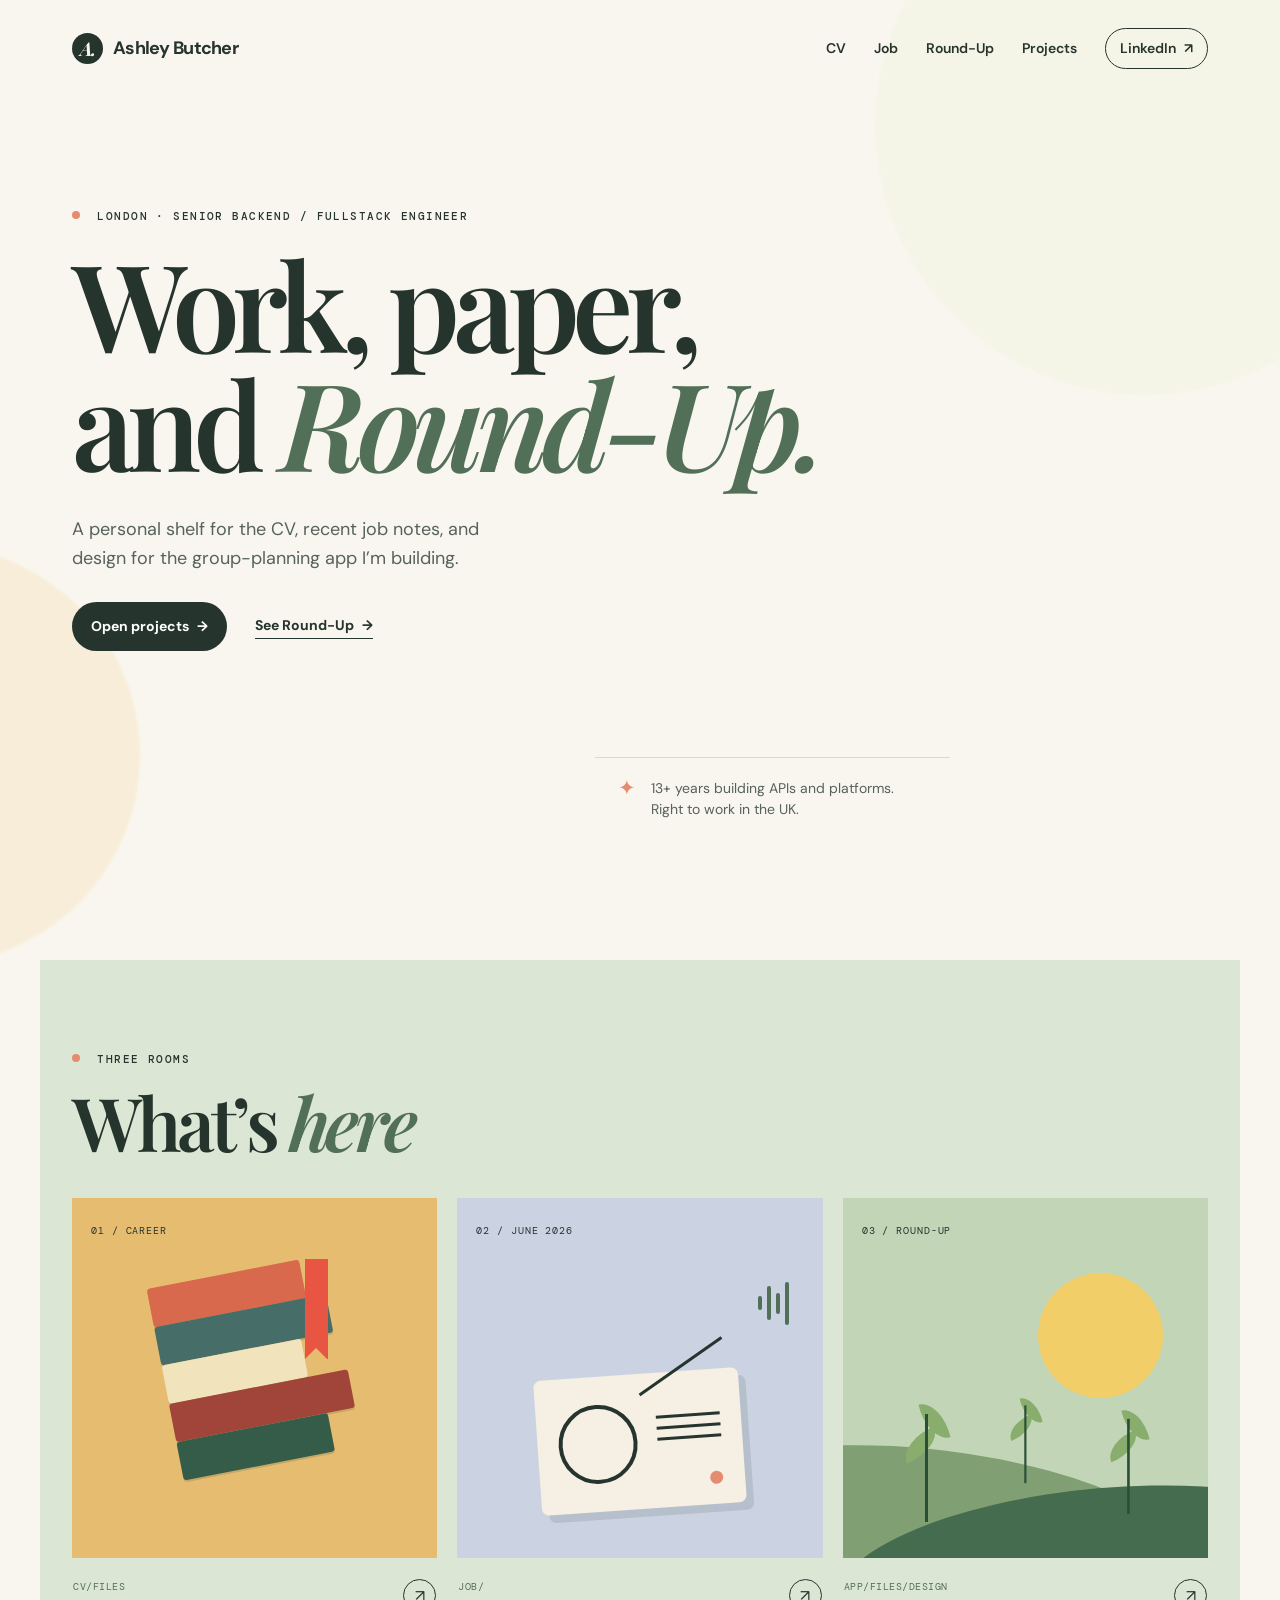
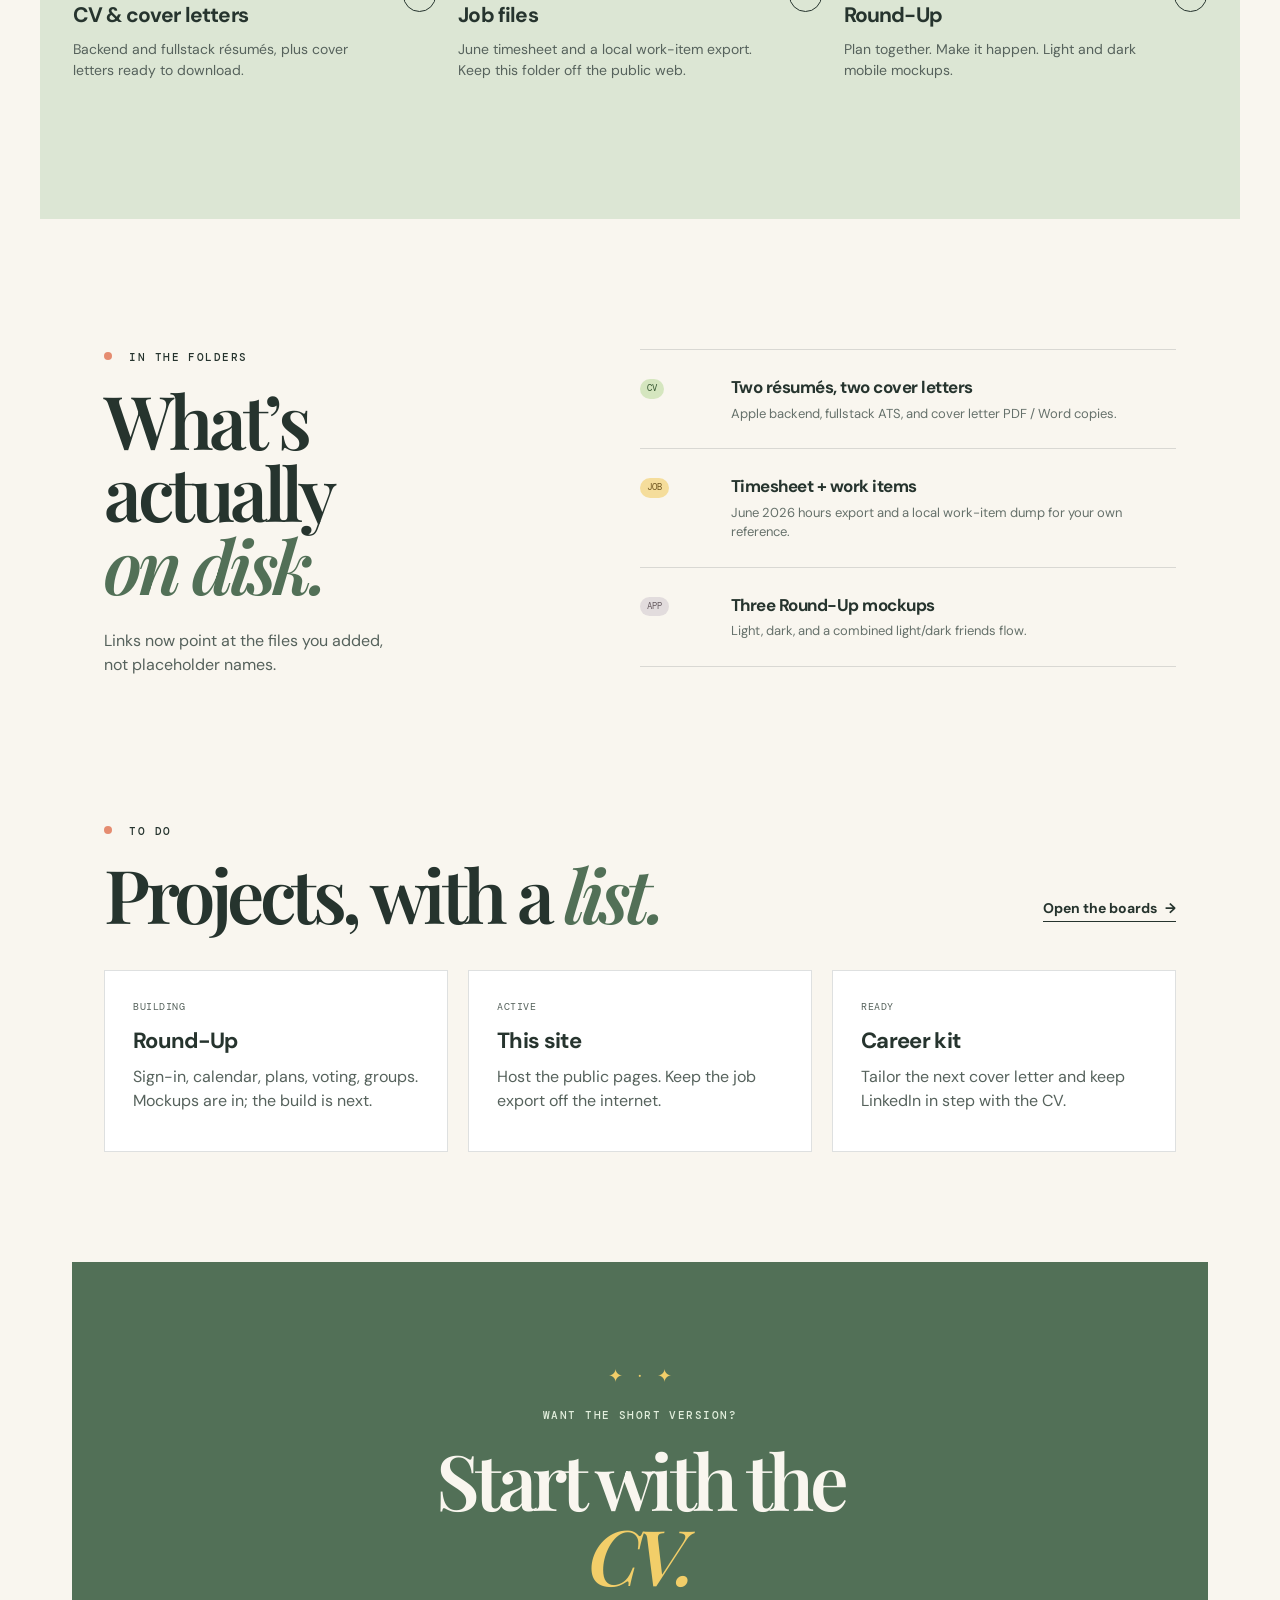
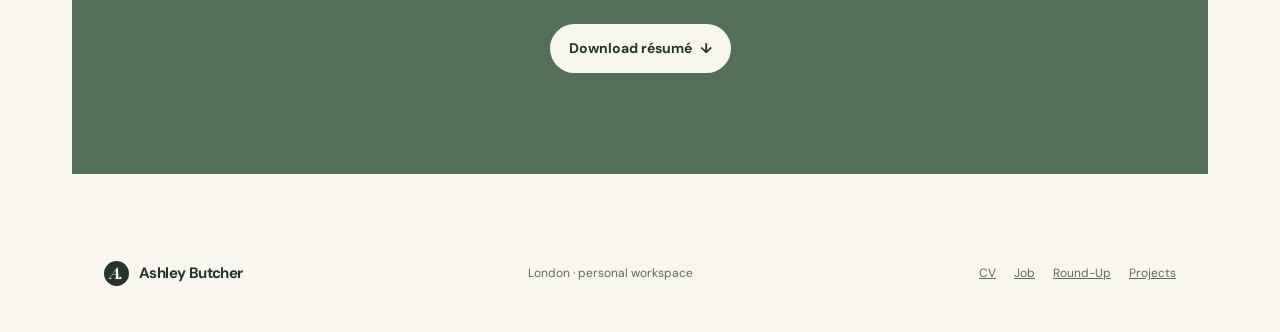
<file: index.html>
<!doctype html>
<html lang="en">
  <head>
    <meta charset="UTF-8" />
    <meta name="viewport" content="width=device-width, initial-scale=1.0" />
    <meta name="description" content="Ashley Butcher — CV, job notes, and Round-Up app materials." />
    <title>Ashley Butcher — CV, work, and Round-Up</title>
    <link
      rel="icon"
      href="data:image/svg+xml,%3Csvg xmlns='http://www.w3.org/2000/svg' viewBox='0 0 64 64'%3E%3Ccircle cx='32' cy='32' r='32' fill='%2326342e'/%3E%3Ctext x='32' y='43' text-anchor='middle' font-size='38' font-family='serif' font-style='italic' fill='%23f9f6ef'%3EA%3C/text%3E%3C/svg%3E"
    />
    <link rel="preconnect" href="https://fonts.googleapis.com" />
    <link rel="preconnect" href="https://fonts.gstatic.com" crossorigin />
    <link
      href="https://fonts.googleapis.com/css2?family=DM+Mono:wght@400;500&family=DM+Sans:opsz,wght@9..40,400;9..40,500;9..40,600;9..40,700&family=Playfair+Display:ital,wght@0,600;0,700;1,600&display=swap"
      rel="stylesheet"
    />
    <link rel="stylesheet" href="styles.css" />
  </head>
  <body>
    <div class="page-glow glow-one"></div>
    <div class="page-glow glow-two"></div>

    <header class="site-header">
      <a class="brand" href="index.html" aria-label="Home">
        <span class="brand-mark">A.</span>
        <span>Ashley Butcher</span>
      </a>
      <nav aria-label="Main navigation">
        <a href="cv/">CV</a>
        <a href="job/">Job</a>
        <a href="app/">Round-Up</a>
        <a href="projects/">Projects</a>
        <a class="nav-button" href="https://www.linkedin.com/in/ashleybutcher989">LinkedIn <span>↗</span></a>
      </nav>
    </header>

    <main>
      <section class="hero" id="about">
        <p class="eyebrow"><span></span> London · Senior backend / fullstack engineer</p>
        <h1>Work, paper,<br />and <em>Round-Up.</em></h1>
        <p class="hero-copy">
          A personal shelf for the CV, recent job notes, and design for the
          group-planning app I’m building.
        </p>
        <div class="hero-actions">
          <a class="button button-primary" href="projects/">Open projects <span>→</span></a>
          <a class="text-link" href="app/">See Round-Up <span>→</span></a>
        </div>

        <div class="hero-note">
          <div class="mini-sun" aria-hidden="true">✦</div>
          <p>13+ years building APIs and platforms.<br />Right to work in the UK.</p>
        </div>
      </section>

      <section class="featured-work" id="spaces" aria-labelledby="spaces-title">
        <div class="section-heading">
          <div>
            <p class="eyebrow"><span></span> Three rooms</p>
            <h2 id="spaces-title">What’s <em>here</em></h2>
          </div>
        </div>

        <div class="project-grid">
          <article class="project-card">
            <a class="space-link" href="cv/">
              <div class="project-art art-library">
                <span class="art-label">01 / Career</span>
                <div class="book-stack">
                  <span></span><span></span><span></span><span></span><span></span>
                </div>
                <div class="bookmark"></div>
              </div>
              <div class="project-info">
                <div>
                  <p class="project-type">cv/files</p>
                  <h3>CV &amp; cover letters</h3>
                  <p>Backend and fullstack résumés, plus cover letters ready to download.</p>
                </div>
                <span class="circle-link" aria-hidden="true">↗</span>
              </div>
            </a>
          </article>

          <article class="project-card">
            <a class="space-link" href="job/">
              <div class="project-art art-radio">
                <span class="art-label">02 / June 2026</span>
                <div class="radio">
                  <div class="radio-dial"></div>
                  <div class="radio-lines"><i></i><i></i><i></i></div>
                  <div class="radio-knob"></div>
                </div>
                <div class="music-lines"><i></i><i></i><i></i><i></i></div>
              </div>
              <div class="project-info">
                <div>
                  <p class="project-type">job/</p>
                  <h3>Job files</h3>
                  <p>June timesheet and a local work-item export. Keep this folder off the public web.</p>
                </div>
                <span class="circle-link" aria-hidden="true">↗</span>
              </div>
            </a>
          </article>

          <article class="project-card">
            <a class="space-link" href="app/">
              <div class="project-art art-garden">
                <span class="art-label">03 / Round-Up</span>
                <div class="sun"></div>
                <div class="hill hill-back"></div>
                <div class="hill hill-front"></div>
                <div class="plant plant-one"><i></i><i></i><b></b></div>
                <div class="plant plant-two"><i></i><i></i><b></b></div>
                <div class="plant plant-three"><i></i><i></i><b></b></div>
              </div>
              <div class="project-info">
                <div>
                  <p class="project-type">app/files/design</p>
                  <h3>Round-Up</h3>
                  <p>Plan together. Make it happen. Light and dark mobile mockups.</p>
                </div>
                <span class="circle-link" aria-hidden="true">↗</span>
              </div>
            </a>
          </article>
        </div>
      </section>

      <section class="now-section" id="how">
        <div class="now-intro">
          <p class="eyebrow"><span></span> In the folders</p>
          <h2>What’s actually<br /><em>on disk.</em></h2>
          <p>Links now point at the files you added, not placeholder names.</p>
        </div>
        <div class="now-list">
          <article class="now-item">
            <span class="status status-active">cv</span>
            <div>
              <h3>Two résumés, two cover letters</h3>
              <p>Apple backend, fullstack ATS, and cover letter PDF / Word copies.</p>
            </div>
          </article>
          <article class="now-item">
            <span class="status status-note">job</span>
            <div>
              <h3>Timesheet + work items</h3>
              <p>June 2026 hours export and a local work-item dump for your own reference.</p>
            </div>
          </article>
          <article class="now-item">
            <span class="status status-rest">app</span>
            <div>
              <h3>Three Round-Up mockups</h3>
              <p>Light, dark, and a combined light/dark friends flow.</p>
            </div>
          </article>
        </div>
      </section>

      <section class="home-todos" id="projects">
        <div class="section-heading">
          <div>
            <p class="eyebrow"><span></span> To do</p>
            <h2>Projects, with a <em>list.</em></h2>
          </div>
          <a class="text-link all-projects" href="projects/">Open the boards <span>→</span></a>
        </div>
        <div class="file-board">
          <a class="file-card" href="projects/#roundup">
            <p class="project-type">Building</p>
            <h3>Round-Up</h3>
            <p>Sign-in, calendar, plans, voting, groups. Mockups are in; the build is next.</p>
          </a>
          <a class="file-card" href="projects/#site">
            <p class="project-type">Active</p>
            <h3>This site</h3>
            <p>Host the public pages. Keep the job export off the internet.</p>
          </a>
          <a class="file-card" href="projects/#career">
            <p class="project-type">Ready</p>
            <h3>Career kit</h3>
            <p>Tailor the next cover letter and keep LinkedIn in step with the CV.</p>
          </a>
        </div>
      </section>

      <section class="closing">
        <div class="sparkles" aria-hidden="true">✦ &nbsp; · &nbsp; ✦</div>
        <p class="eyebrow">Want the short version?</p>
        <h2>Start with the<br /><em>CV.</em></h2>
        <a class="button button-light" href="cv/files/Ashley_Butcher_Apple_Backend_Engineer.docx">Download résumé <span>↓</span></a>
      </section>
    </main>

    <footer>
      <a class="brand" href="index.html"><span class="brand-mark">A.</span><span>Ashley Butcher</span></a>
      <p>London · personal workspace</p>
      <div class="footer-links">
        <a href="cv/">CV</a>
        <a href="job/">Job</a>
        <a href="app/">Round-Up</a>
        <a href="projects/">Projects</a>
      </div>
    </footer>
  </body>
</html>
</file>
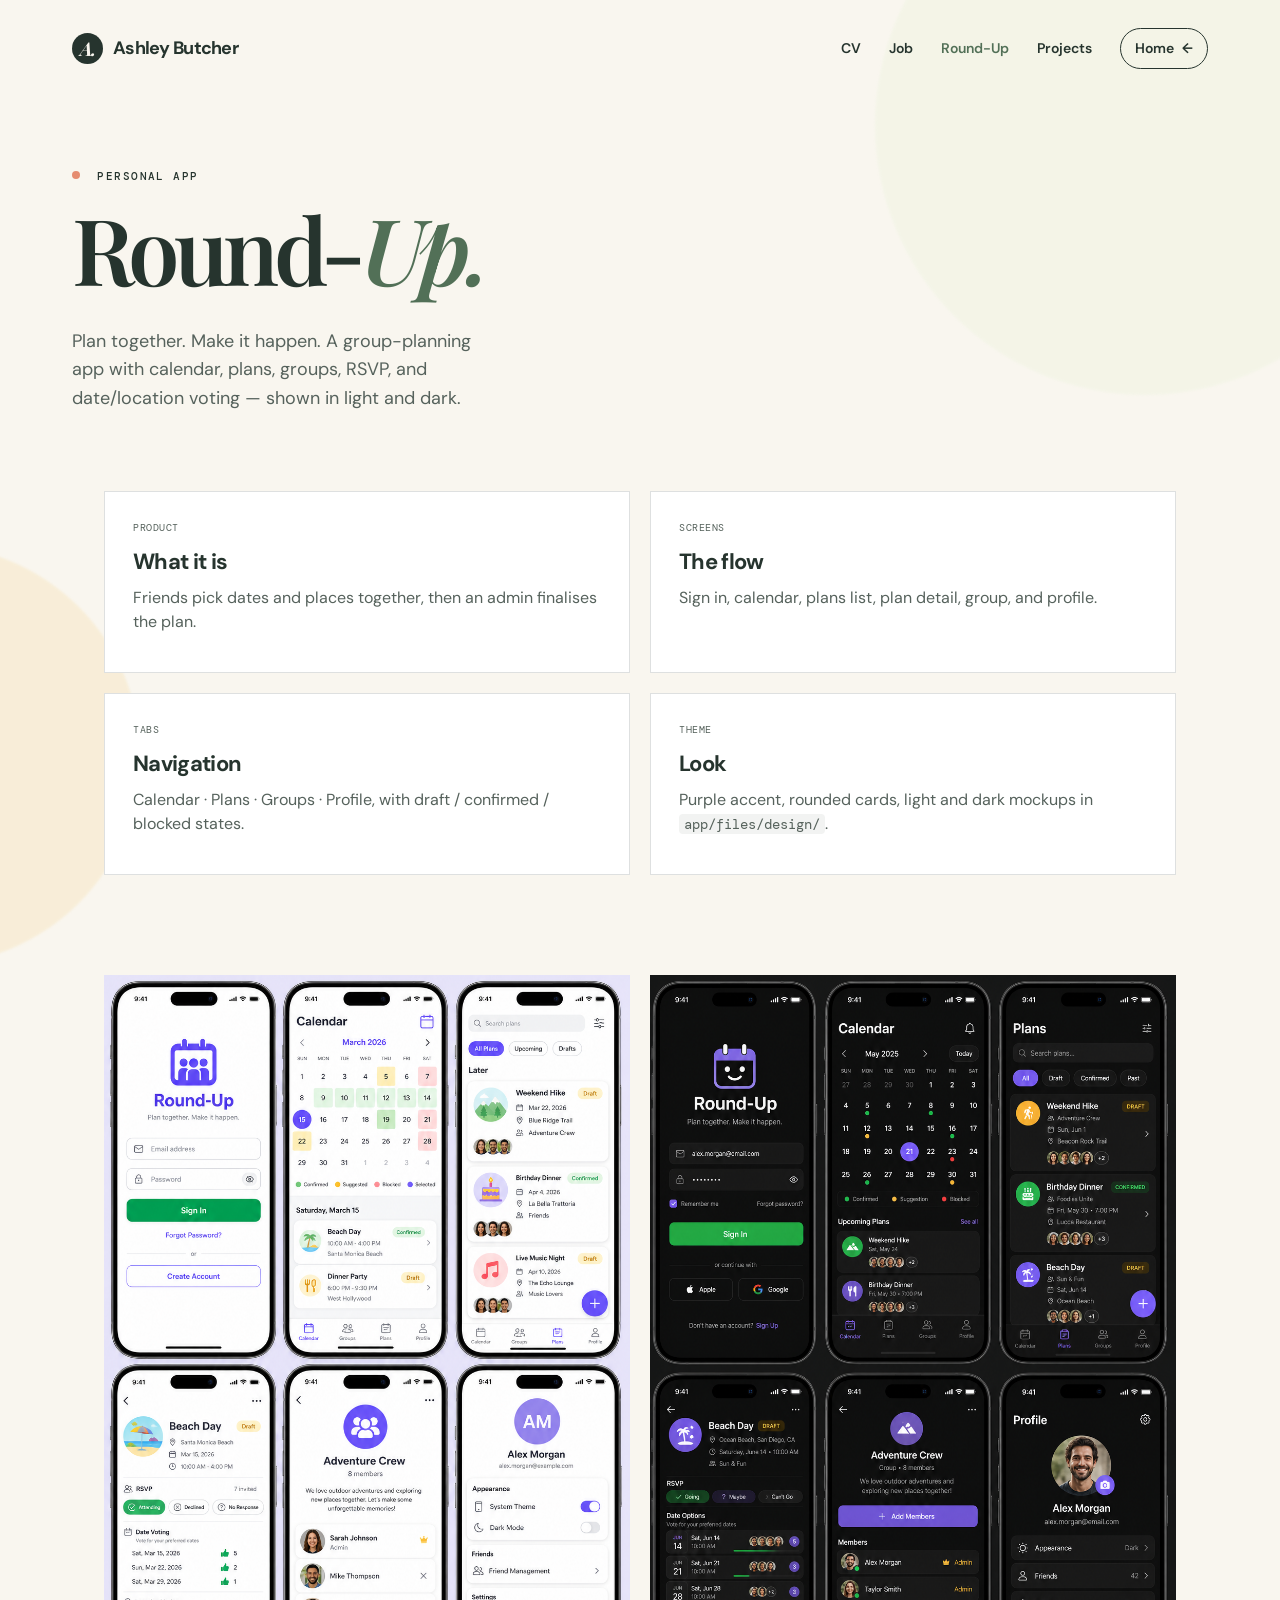
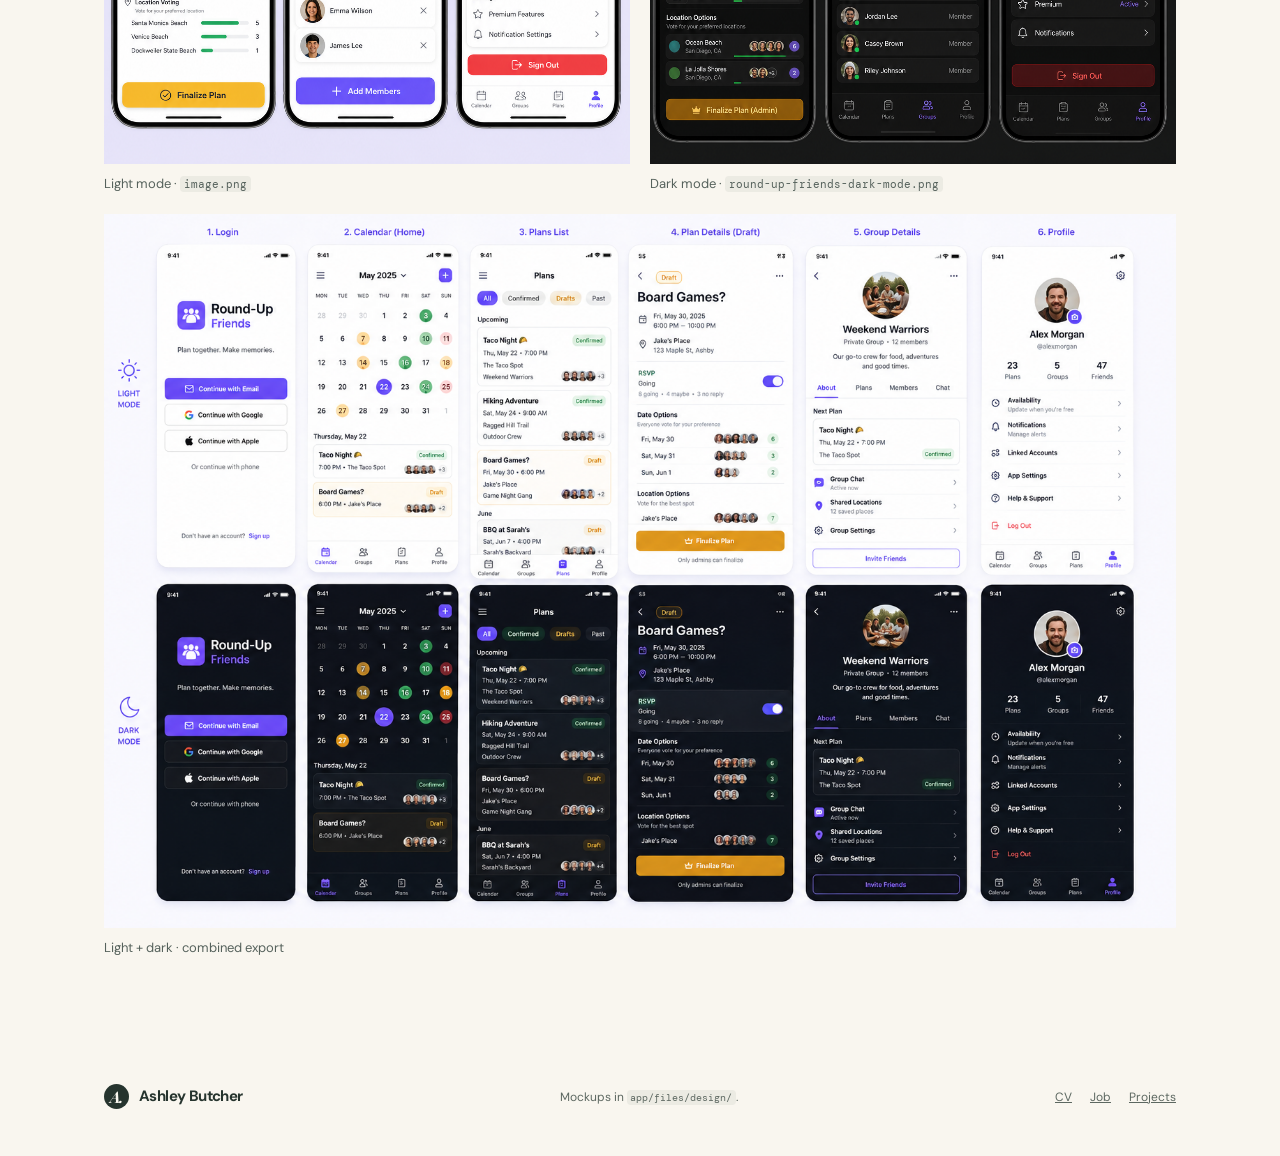
<file: app/index.html>
<!doctype html>
<html lang="en">
  <head>
    <meta charset="UTF-8" />
    <meta name="viewport" content="width=device-width, initial-scale=1.0" />
    <meta name="description" content="Round-Up — plan together with friends." />
    <title>Round-Up — Ashley Butcher</title>
    <link
      rel="icon"
      href="data:image/svg+xml,%3Csvg xmlns='http://www.w3.org/2000/svg' viewBox='0 0 64 64'%3E%3Ccircle cx='32' cy='32' r='32' fill='%2326342e'/%3E%3Ctext x='32' y='43' text-anchor='middle' font-size='38' font-family='serif' font-style='italic' fill='%23f9f6ef'%3EA%3C/text%3E%3C/svg%3E"
    />
    <link rel="preconnect" href="https://fonts.googleapis.com" />
    <link rel="preconnect" href="https://fonts.gstatic.com" crossorigin />
    <link
      href="https://fonts.googleapis.com/css2?family=DM+Mono:wght@400;500&family=DM+Sans:opsz,wght@9..40,400;9..40,500;9..40,600;9..40,700&family=Playfair+Display:ital,wght@0,600;0,700;1,600&display=swap"
      rel="stylesheet"
    />
    <link rel="stylesheet" href="../styles.css" />
  </head>
  <body>
    <div class="page-glow glow-one"></div>
    <div class="page-glow glow-two"></div>

    <header class="site-header">
      <a class="brand" href="../index.html" aria-label="Home">
        <span class="brand-mark">A.</span>
        <span>Ashley Butcher</span>
      </a>
      <nav aria-label="Main navigation">
        <a href="../cv/">CV</a>
        <a href="../job/">Job</a>
        <a href="../app/" aria-current="page">Round-Up</a>
        <a href="../projects/">Projects</a>
        <a class="nav-button" href="../index.html">Home <span>←</span></a>
      </nav>
    </header>

    <main>
      <section class="page-hero">
        <p class="eyebrow"><span></span> Personal app</p>
        <h1>Round-<em>Up.</em></h1>
        <p class="hero-copy">
          Plan together. Make it happen. A group-planning app with calendar,
          plans, groups, RSVP, and date/location voting — shown in light and dark.
        </p>
      </section>

      <section class="file-board">
        <article class="file-card">
          <p class="project-type">Product</p>
          <h3>What it is</h3>
          <p>Friends pick dates and places together, then an admin finalises the plan.</p>
        </article>
        <article class="file-card">
          <p class="project-type">Screens</p>
          <h3>The flow</h3>
          <p>Sign in, calendar, plans list, plan detail, group, and profile.</p>
        </article>
        <article class="file-card">
          <p class="project-type">Tabs</p>
          <h3>Navigation</h3>
          <p>Calendar · Plans · Groups · Profile, with draft / confirmed / blocked states.</p>
        </article>
        <article class="file-card">
          <p class="project-type">Theme</p>
          <h3>Look</h3>
          <p>Purple accent, rounded cards, light and dark mockups in <code>app/files/design/</code>.</p>
        </article>
      </section>

      <section class="gallery">
        <figure>
          <img src="files/design/image.png" alt="Round-Up light-mode screen collage" />
          <figcaption>Light mode · <code>image.png</code></figcaption>
        </figure>
        <figure>
          <img src="files/design/round-up-friends-dark-mode.png" alt="Round-Up dark-mode screen collage" />
          <figcaption>Dark mode · <code>round-up-friends-dark-mode.png</code></figcaption>
        </figure>
        <figure class="gallery-wide">
          <img src="files/design/7d591909-4514-41b3-9542-9d5262620188.png" alt="Round-Up Friends light and dark comparison" />
          <figcaption>Light + dark · combined export</figcaption>
        </figure>
      </section>
    </main>

    <footer>
      <a class="brand" href="../index.html"><span class="brand-mark">A.</span><span>Ashley Butcher</span></a>
      <p>Mockups in <code>app/files/design/</code>.</p>
      <div class="footer-links">
        <a href="../cv/">CV</a>
        <a href="../job/">Job</a>
        <a href="../projects/">Projects</a>
      </div>
    </footer>
  </body>
</html>
</file>
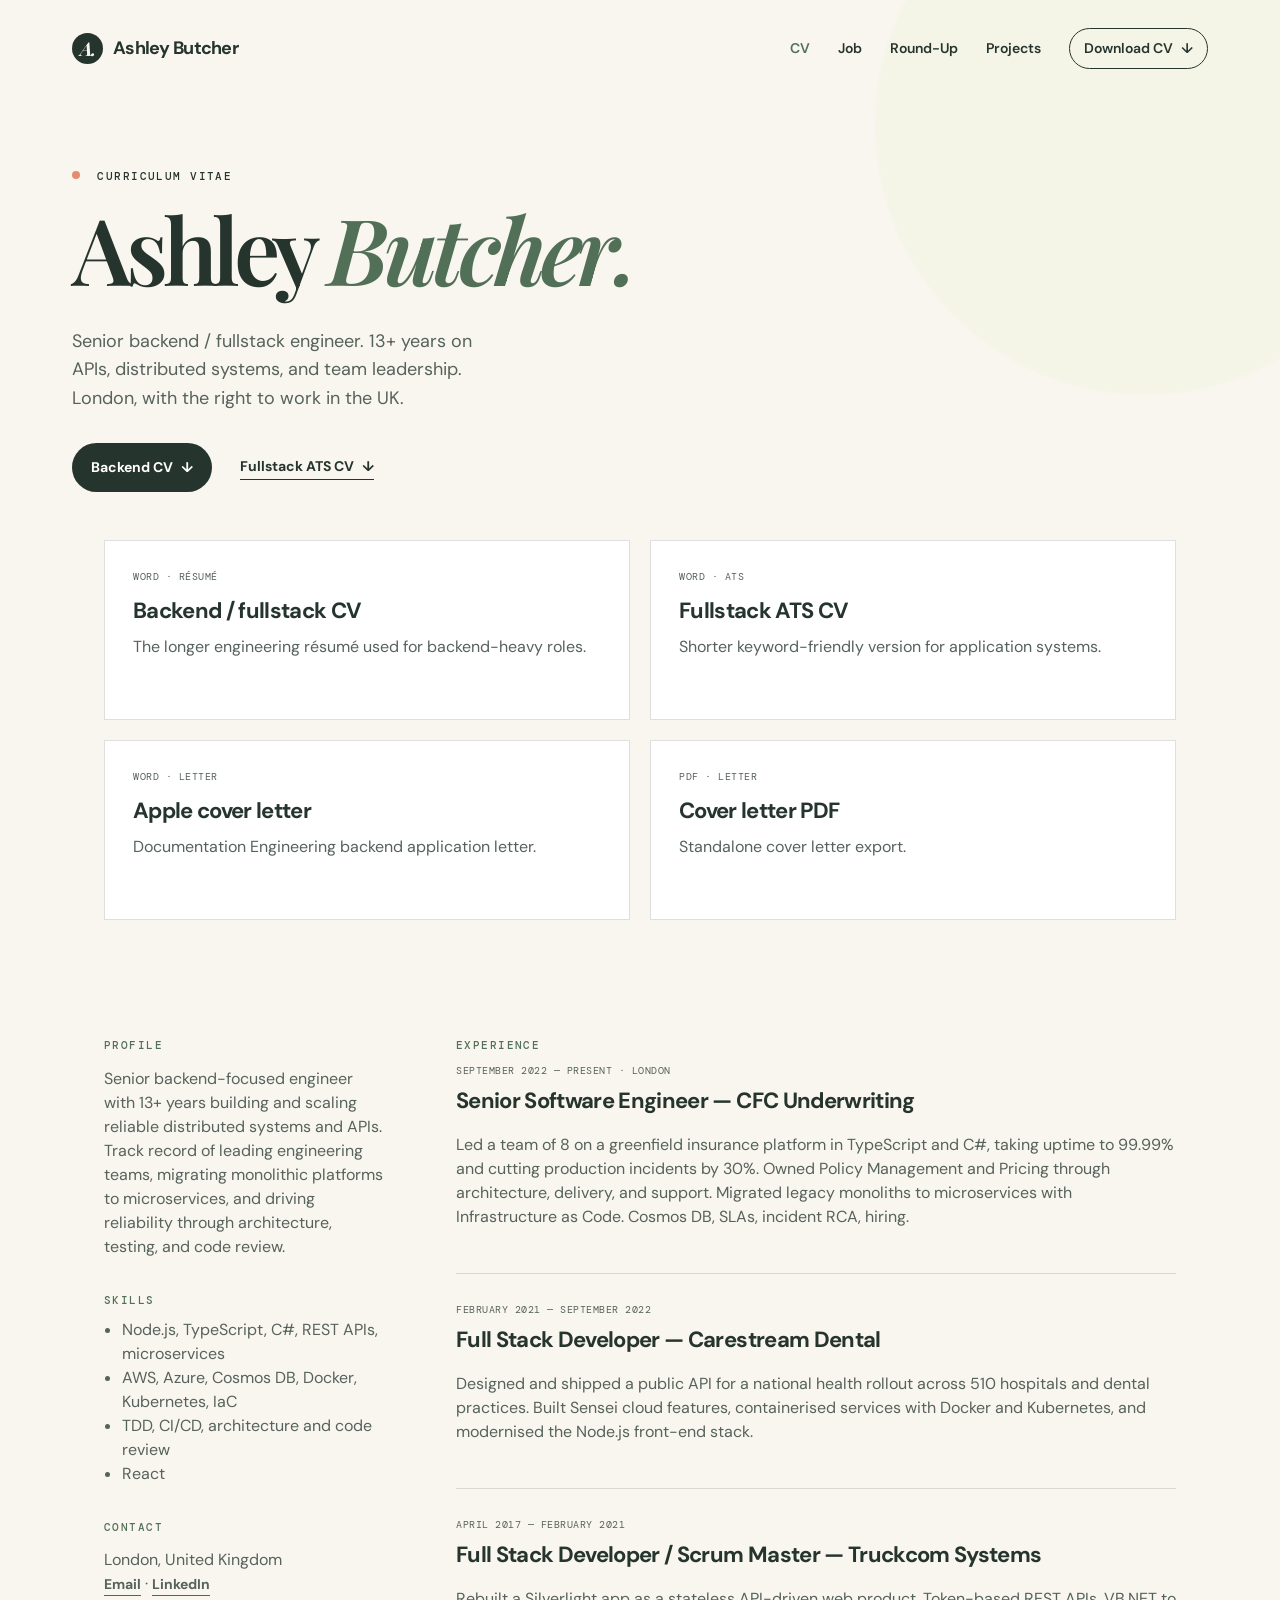
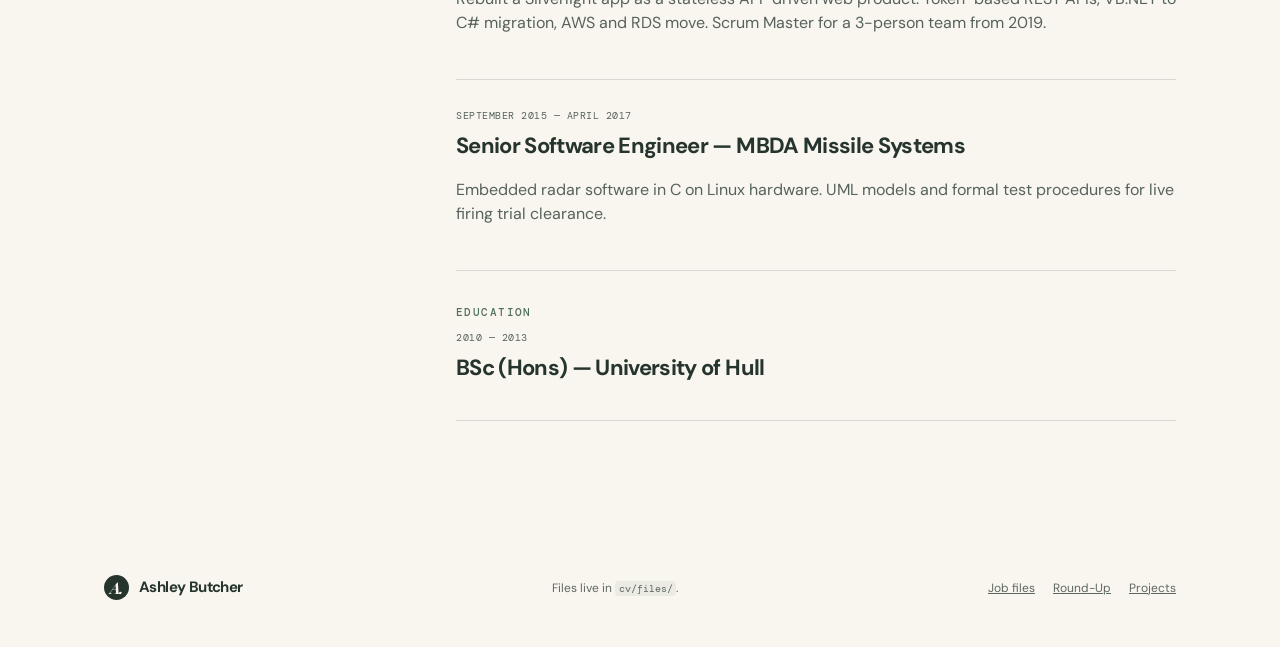
<file: cv/index.html>
<!doctype html>
<html lang="en">
  <head>
    <meta charset="UTF-8" />
    <meta name="viewport" content="width=device-width, initial-scale=1.0" />
    <meta name="description" content="Ashley Butcher — senior backend and fullstack engineer CV." />
    <title>CV — Ashley Butcher</title>
    <link
      rel="icon"
      href="data:image/svg+xml,%3Csvg xmlns='http://www.w3.org/2000/svg' viewBox='0 0 64 64'%3E%3Ccircle cx='32' cy='32' r='32' fill='%2326342e'/%3E%3Ctext x='32' y='43' text-anchor='middle' font-size='38' font-family='serif' font-style='italic' fill='%23f9f6ef'%3EA%3C/text%3E%3C/svg%3E"
    />
    <link rel="preconnect" href="https://fonts.googleapis.com" />
    <link rel="preconnect" href="https://fonts.gstatic.com" crossorigin />
    <link
      href="https://fonts.googleapis.com/css2?family=DM+Mono:wght@400;500&family=DM+Sans:opsz,wght@9..40,400;9..40,500;9..40,600;9..40,700&family=Playfair+Display:ital,wght@0,600;0,700;1,600&display=swap"
      rel="stylesheet"
    />
    <link rel="stylesheet" href="../styles.css" />
  </head>
  <body>
    <div class="page-glow glow-one"></div>

    <header class="site-header">
      <a class="brand" href="../index.html" aria-label="Home">
        <span class="brand-mark">A.</span>
        <span>Ashley Butcher</span>
      </a>
      <nav aria-label="Main navigation">
        <a href="../cv/" aria-current="page">CV</a>
        <a href="../job/">Job</a>
        <a href="../app/">Round-Up</a>
        <a href="../projects/">Projects</a>
        <a class="nav-button" href="files/Ashley_Butcher_Apple_Backend_Engineer.docx" download>Download CV <span>↓</span></a>
      </nav>
    </header>

    <main>
      <section class="page-hero">
        <p class="eyebrow"><span></span> Curriculum vitae</p>
        <h1>Ashley <em>Butcher.</em></h1>
        <p class="hero-copy">
          Senior backend / fullstack engineer. 13+ years on APIs, distributed
          systems, and team leadership. London, with the right to work in the UK.
        </p>
        <div class="hero-actions">
          <a class="button button-primary" href="files/Ashley_Butcher_Apple_Backend_Engineer.docx" download>Backend CV <span>↓</span></a>
          <a class="text-link" href="files/Ashley_Butcher_Fullstack_Engineer_ATS.docx" download>Fullstack ATS CV <span>↓</span></a>
        </div>
      </section>

      <section class="file-board downloads">
        <a class="file-card" href="files/Ashley_Butcher_Apple_Backend_Engineer.docx" download>
          <p class="project-type">Word · résumé</p>
          <h3>Backend / fullstack CV</h3>
          <p>The longer engineering résumé used for backend-heavy roles.</p>
        </a>
        <a class="file-card" href="files/Ashley_Butcher_Fullstack_Engineer_ATS.docx" download>
          <p class="project-type">Word · ATS</p>
          <h3>Fullstack ATS CV</h3>
          <p>Shorter keyword-friendly version for application systems.</p>
        </a>
        <a class="file-card" href="files/Ashley_Butcher_Apple_Cover_Letter.docx" download>
          <p class="project-type">Word · letter</p>
          <h3>Apple cover letter</h3>
          <p>Documentation Engineering backend application letter.</p>
        </a>
        <a class="file-card" href="files/Ashley_Butcher_-_Cover_Letter.pdf" download>
          <p class="project-type">PDF · letter</p>
          <h3>Cover letter PDF</h3>
          <p>Standalone cover letter export.</p>
        </a>
      </section>

      <section class="cv-layout">
        <aside class="cv-side">
          <h2 class="cv-kicker">Profile</h2>
          <p>
            Senior backend-focused engineer with 13+ years building and scaling
            reliable distributed systems and APIs. Track record of leading
            engineering teams, migrating monolithic platforms to microservices,
            and driving reliability through architecture, testing, and code review.
          </p>
          <h2 class="cv-kicker">Skills</h2>
          <ul class="plain-list">
            <li>Node.js, TypeScript, C#, REST APIs, microservices</li>
            <li>AWS, Azure, Cosmos DB, Docker, Kubernetes, IaC</li>
            <li>TDD, CI/CD, architecture and code review</li>
            <li>React</li>
          </ul>
          <h2 class="cv-kicker">Contact</h2>
          <p>
            London, United Kingdom<br />
            <a class="text-link" href="mailto:ashleybutcher989@gmail.com">Email</a>
            ·
            <a class="text-link" href="https://www.linkedin.com/in/ashleybutcher989">LinkedIn</a>
          </p>
        </aside>

        <div class="cv-main">
          <h2 class="cv-kicker">Experience</h2>
          <article class="cv-role">
            <p class="project-type">September 2022 — present · London</p>
            <h3>Senior Software Engineer — CFC Underwriting</h3>
            <p>Led a team of 8 on a greenfield insurance platform in TypeScript and C#, taking uptime to 99.99% and cutting production incidents by 30%. Owned Policy Management and Pricing through architecture, delivery, and support. Migrated legacy monoliths to microservices with Infrastructure as Code. Cosmos DB, SLAs, incident RCA, hiring.</p>
          </article>
          <article class="cv-role">
            <p class="project-type">February 2021 — September 2022</p>
            <h3>Full Stack Developer — Carestream Dental</h3>
            <p>Designed and shipped a public API for a national health rollout across 510 hospitals and dental practices. Built Sensei cloud features, containerised services with Docker and Kubernetes, and modernised the Node.js front-end stack.</p>
          </article>
          <article class="cv-role">
            <p class="project-type">April 2017 — February 2021</p>
            <h3>Full Stack Developer / Scrum Master — Truckcom Systems</h3>
            <p>Rebuilt a Silverlight app as a stateless API-driven web product. Token-based REST APIs, VB.NET to C# migration, AWS and RDS move. Scrum Master for a 3-person team from 2019.</p>
          </article>
          <article class="cv-role">
            <p class="project-type">September 2015 — April 2017</p>
            <h3>Senior Software Engineer — MBDA Missile Systems</h3>
            <p>Embedded radar software in C on Linux hardware. UML models and formal test procedures for live firing trial clearance.</p>
          </article>

          <h2 class="cv-kicker">Education</h2>
          <article class="cv-role">
            <p class="project-type">2010 — 2013</p>
            <h3>BSc (Hons) — University of Hull</h3>
          </article>
        </div>
      </section>
    </main>

    <footer>
      <a class="brand" href="../index.html"><span class="brand-mark">A.</span><span>Ashley Butcher</span></a>
      <p>Files live in <code>cv/files/</code>.</p>
      <div class="footer-links">
        <a href="../job/">Job files</a>
        <a href="../app/">Round-Up</a>
        <a href="../projects/">Projects</a>
      </div>
    </footer>
  </body>
</html>
</file>
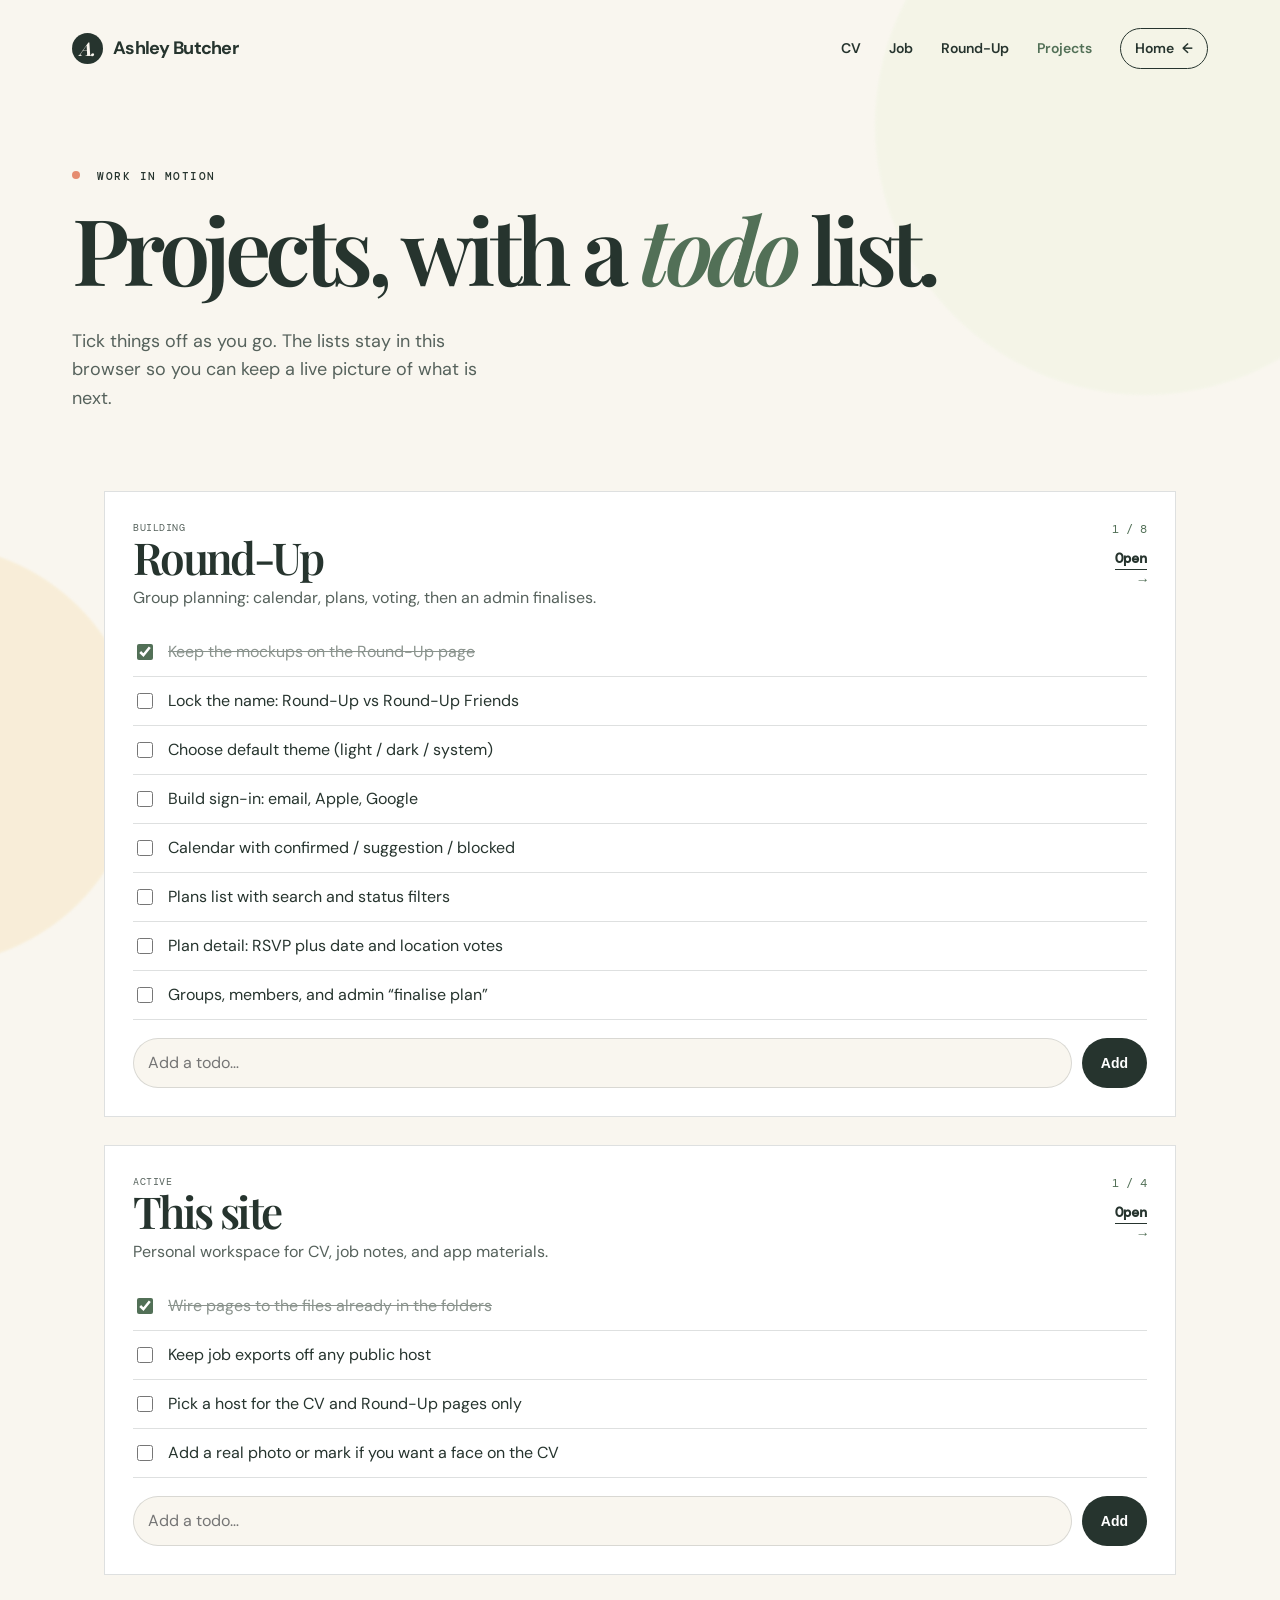
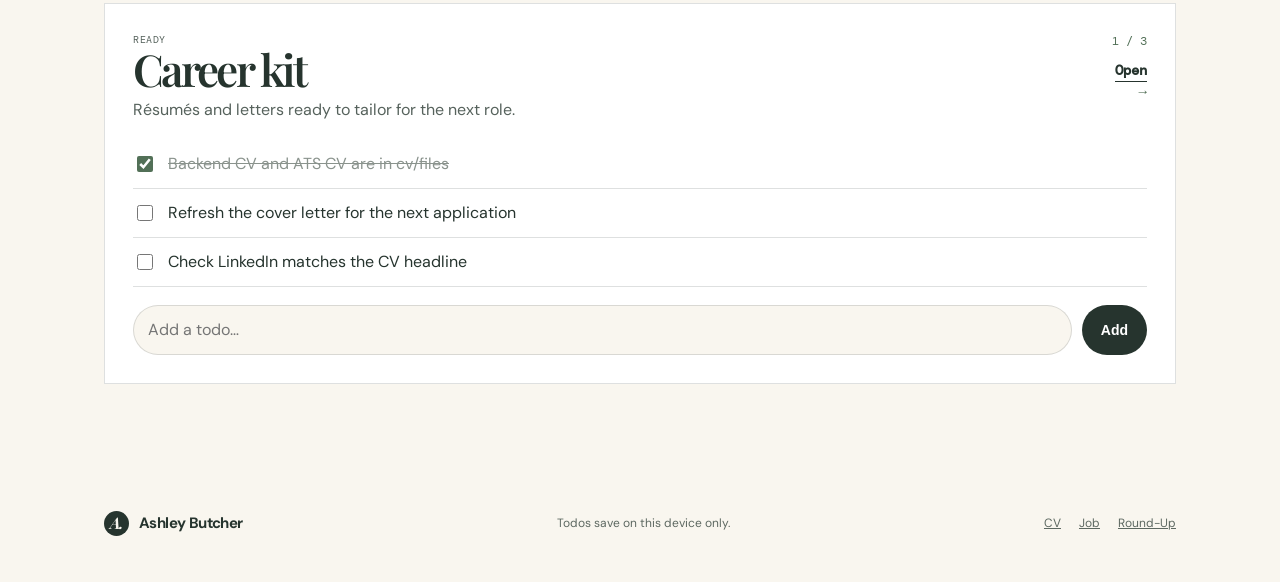
<file: projects/index.html>
<!doctype html>
<html lang="en">
  <head>
    <meta charset="UTF-8" />
    <meta name="viewport" content="width=device-width, initial-scale=1.0" />
    <meta name="description" content="Personal projects and todos." />
    <title>Projects — Ashley Butcher</title>
    <link
      rel="icon"
      href="data:image/svg+xml,%3Csvg xmlns='http://www.w3.org/2000/svg' viewBox='0 0 64 64'%3E%3Ccircle cx='32' cy='32' r='32' fill='%2326342e'/%3E%3Ctext x='32' y='43' text-anchor='middle' font-size='38' font-family='serif' font-style='italic' fill='%23f9f6ef'%3EA%3C/text%3E%3C/svg%3E"
    />
    <link rel="preconnect" href="https://fonts.googleapis.com" />
    <link rel="preconnect" href="https://fonts.gstatic.com" crossorigin />
    <link
      href="https://fonts.googleapis.com/css2?family=DM+Mono:wght@400;500&family=DM+Sans:opsz,wght@9..40,400;9..40,500;9..40,600;9..40,700&family=Playfair+Display:ital,wght@0,600;0,700;1,600&display=swap"
      rel="stylesheet"
    />
    <link rel="stylesheet" href="../styles.css" />
  </head>
  <body>
    <div class="page-glow glow-one"></div>
    <div class="page-glow glow-two"></div>

    <header class="site-header">
      <a class="brand" href="../index.html" aria-label="Home">
        <span class="brand-mark">A.</span>
        <span>Ashley Butcher</span>
      </a>
      <nav aria-label="Main navigation">
        <a href="../cv/">CV</a>
        <a href="../job/">Job</a>
        <a href="../app/">Round-Up</a>
        <a href="../projects/" aria-current="page">Projects</a>
        <a class="nav-button" href="../index.html">Home <span>←</span></a>
      </nav>
    </header>

    <main>
      <section class="page-hero">
        <p class="eyebrow"><span></span> Work in motion</p>
        <h1>Projects, with a <em>todo</em> list.</h1>
        <p class="hero-copy">
          Tick things off as you go. The lists stay in this browser so you can
          keep a live picture of what is next.
        </p>
      </section>

      <section class="project-boards" id="project-boards" aria-live="polite"></section>
    </main>

    <footer>
      <a class="brand" href="../index.html"><span class="brand-mark">A.</span><span>Ashley Butcher</span></a>
      <p>Todos save on this device only.</p>
      <div class="footer-links">
        <a href="../cv/">CV</a>
        <a href="../job/">Job</a>
        <a href="../app/">Round-Up</a>
      </div>
    </footer>
    <script src="projects.js"></script>
  </body>
</html>
</file>
<file: styles.css>
:root {
  --ink: #26342e;
  --paper: #f9f6ef;
  --sage: #dce6d4;
  --moss: #527057;
  --clay: #e58c70;
  --butter: #f2ce69;
  --line: rgba(38, 52, 46, 0.15);
}

* { box-sizing: border-box; }
html { scroll-behavior: smooth; }
body {
  margin: 0; color: var(--ink); background: var(--paper);
  font-family: "DM Sans", sans-serif; font-size: 16px; line-height: 1.5;
  overflow-x: hidden;
}
a { color: inherit; text-decoration: none; }
.page-glow { position: absolute; z-index: -1; border-radius: 50%; filter: blur(1px); opacity: .45; }
.glow-one { width: 540px; height: 540px; background: #eef3df; top: -145px; right: -135px; }
.glow-two { width: 420px; height: 420px; background: #f7e4bd; top: 545px; left: -280px; }
.site-header, main, footer { max-width: 1200px; margin: auto; }
.site-header {
  height: 96px; padding: 0 32px; display: flex; align-items: center; justify-content: space-between;
}
.brand { display: inline-flex; gap: 10px; align-items: center; font-weight: 700; letter-spacing: -.04em; font-size: 18px; }
.brand-mark {
  display: grid; place-items: center; width: 31px; height: 31px; background: var(--ink); color: var(--paper);
  border-radius: 50%; font-family: "Playfair Display", serif; font-size: 19px; font-style: italic;
}
nav { display: flex; align-items: center; gap: 28px; font-size: 14px; font-weight: 600; }
nav > a:not(.nav-button) { transition: color .2s ease; }
nav > a:not(.nav-button):hover { color: var(--moss); }
.nav-button { border: 1px solid var(--ink); padding: 9px 14px; border-radius: 100px; transition: background .2s, color .2s; }
.nav-button:hover { background: var(--ink); color: var(--paper); }
.nav-button span, .button span, .text-link span { display: inline-block; margin-left: 5px; }
nav a[aria-current="page"] { color: var(--moss); }
code { font-family: "DM Mono", monospace; font-size: 0.86em; background: rgba(38, 52, 46, 0.06); padding: 0.1em 0.35em; border-radius: 4px; }
.space-link { display: block; }
.space-link:hover .circle-link { color: white; background: var(--ink); }

.hero { padding: 112px 32px 140px; max-width: 1110px; }
.eyebrow { margin: 0 0 18px; text-transform: uppercase; letter-spacing: .13em; font-family: "DM Mono", monospace; font-size: 11px; font-weight: 500; }
.eyebrow span { display: inline-block; width: 8px; height: 8px; margin: 0 9px 1px 0; background: var(--clay); border-radius: 50%; }
h1, h2 { margin: 0; font-family: "Playfair Display", Georgia, serif; letter-spacing: -.06em; font-weight: 600; line-height: .98; }
h1 { font-size: clamp(60px, 9.5vw, 126px); max-width: 900px; }
h1 em, h2 em { color: var(--moss); font-weight: 600; }
.hero-copy { width: min(430px, 100%); margin: 34px 0 30px; color: #56625c; font-size: 18px; line-height: 1.6; }
.hero-actions { display: flex; align-items: center; gap: 28px; }
.button { display: inline-block; padding: 14px 19px; border-radius: 100px; font-weight: 700; font-size: 14px; transition: transform .2s, background .2s; }
.button:hover { transform: translateY(-2px); }
.button-primary { background: var(--ink); color: white; }
.button-primary:hover { background: var(--moss); }
.text-link { font-weight: 700; font-size: 14px; border-bottom: 1px solid currentColor; padding-bottom: 2px; }
.hero-note {
  margin: 106px 0 0 50%; width: min(355px, 48%); padding: 20px 0 0 23px; border-top: 1px solid var(--line);
  display: flex; gap: 15px; align-items: flex-start; color: #56625c; font-size: 14px;
}
.hero-note p { margin: 0; }.hero-note strong { color: var(--ink); }
.mini-sun { color: var(--clay); font-size: 21px; line-height: 1; }

.featured-work { padding: 91px 32px 110px; background: var(--sage); max-width: none; }
.section-heading, .project-grid, .now-section, .closing, footer { max-width: 1136px; margin-right: auto; margin-left: auto; }
.section-heading { display: flex; justify-content: space-between; align-items: flex-end; margin-bottom: 40px; }
h2 { font-size: clamp(45px, 6vw, 74px); }
.all-projects { margin-bottom: 8px; }
.project-grid { display: grid; grid-template-columns: repeat(3, 1fr); gap: 20px; }
.project-card { min-width: 0; }
.project-art { height: 360px; position: relative; overflow: hidden; padding: 19px; }
.art-label { position: relative; z-index: 3; font-family: "DM Mono", monospace; font-size: 10px; letter-spacing: .09em; text-transform: uppercase; }
.art-garden { background: #c2d5b6; }
.sun { position: absolute; width: 125px; height: 125px; border-radius: 50%; background: var(--butter); top: 75px; right: 45px; }
.hill { position: absolute; width: 150%; border-radius: 50%; }
.hill-back { height: 195px; bottom: -87px; left: -50%; background: #80a074; transform: rotate(7deg); }
.hill-front { height: 190px; bottom: -120px; left: -3%; background: #466c50; transform: rotate(-5deg); }
.plant { position: absolute; z-index: 2; bottom: 36px; width: 58px; height: 135px; }
.plant b { position: absolute; bottom: 0; left: 28px; height: 108px; border-left: 3px solid #294f37; }
.plant i { position: absolute; background: #88ad6d; width: 39px; height: 24px; border-radius: 100% 0 100% 0; }
.plant i:first-child { bottom: 65px; left: 4px; transform: rotate(-22deg); }.plant i:nth-child(2) { bottom: 89px; right: 1px; transform: rotate(77deg); }
.plant-one { left: 15%; }.plant-two { left: 42%; bottom: 56px; transform: scale(.72); }.plant-three { right: 14%; transform: scale(.88); }
.art-library { background: #e6bd70; }.book-stack { position: absolute; width: 180px; height: 210px; left: 50%; top: 72px; transform: translateX(-50%) rotate(-11deg); }
.book-stack span { position: absolute; left: 0; width: 100%; height: 39px; border-radius: 3px; box-shadow: 0 2px 0 rgba(38,52,46,.16); }
.book-stack span:nth-child(1) { top: 0; width: 155px; background: #d9694c; }.book-stack span:nth-child(2) { top: 39px; width: 175px; background: #476d68; }.book-stack span:nth-child(3) { top: 78px; width: 142px; background: #f1e4bd; }.book-stack span:nth-child(4) { top: 117px; width: 182px; background: #a14439; }.book-stack span:nth-child(5) { top: 156px; width: 154px; background: #355c48; }
.bookmark { position: absolute; z-index: 2; width: 23px; height: 100px; background: #e95543; top: 61px; right: 30%; }
.bookmark:after { content:""; position:absolute; bottom:0; border: 11px solid transparent; border-bottom-color: #e6bd70; }
.art-radio { background: #cbd2e2; }.radio { position: absolute; width: 205px; height: 135px; background: #f5efe4; bottom: 49px; left: 50%; transform: translateX(-50%) rotate(-4deg); border-radius: 7px; box-shadow: 7px 8px 0 rgba(38,52,46,.12); }
.radio:before { content:""; position:absolute; width: 100px; border-top: 3px solid var(--ink); top: -32px; right: 14px; transform: rotate(-31deg); transform-origin: right; }
.radio-dial { position:absolute; width: 79px; height: 79px; border: 4px solid var(--ink); border-radius:50%; left: 21px; top: 28px; }.radio-lines { position:absolute; top:35px; right:21px; width:64px; }.radio-lines i { display:block; height:3px; background:var(--ink); margin:8px 0; }.radio-knob { width: 13px; height:13px; border-radius:50%; background:var(--clay); position:absolute; right:22px; bottom:20px; }
.music-lines { position:absolute; top:80px; right:34px; display:flex; gap:5px; align-items:center; height:50px; }.music-lines i { width:4px; background:var(--moss); border-radius:3px; }.music-lines i:nth-child(1){height:14px}.music-lines i:nth-child(2){height:34px}.music-lines i:nth-child(3){height:21px}.music-lines i:nth-child(4){height:43px}
.project-info { min-height: 151px; padding: 21px 1px 0; display: flex; gap: 15px; justify-content: space-between; }
.project-type { margin: 0 0 6px; color: var(--moss); font-family: "DM Mono", monospace; text-transform: uppercase; font-size: 10px; letter-spacing: .05em; }
.project-info h3 { margin: 0; font-size: 21px; letter-spacing: -.04em; }.project-info > div > p:last-child { margin: 7px 0; color: #56625c; font-size: 14px; }
.circle-link { flex: 0 0 33px; display: grid; place-items: center; border: 1px solid var(--ink); border-radius: 50%; height: 33px; transition: color .2s, background .2s; }.circle-link:hover { color: white; background: var(--ink); }

.now-section { padding: 130px 32px; display: grid; grid-template-columns: .95fr 1.25fr; gap: 12%; }
.now-intro > p:last-child { max-width: 300px; color:#56625c; margin-top: 28px; }
.now-list { border-top: 1px solid var(--line); }
.now-item { display: grid; grid-template-columns: 78px 1fr 20px; align-items: center; gap: 13px; padding: 25px 0; border-bottom: 1px solid var(--line); }
.status { align-self: start; margin-top: 4px; width: fit-content; padding: 3px 7px; border-radius: 20px; font-family: "DM Mono", monospace; font-size: 9px; text-transform: uppercase; }
.status-active { background:#d5e6bf; color:#355630; }.status-note { background:#f5dd9b; color:#705720; }.status-rest { background:#e2dcdd; color:#665b60; }
.now-item h3 { margin: 0; font-size: 17px; letter-spacing: -.03em; }.now-item p { margin: 3px 0 0; color:#66716b; font-size: 13px; }.item-arrow { font-size: 19px; }
.closing { margin: 0 auto 60px; padding: 101px 32px; text-align: center; background: var(--moss); color: #f9f6ef; }
.closing .eyebrow { color: #e1eedc; }.sparkles { color: var(--butter); font-size: 18px; margin-bottom: 17px; }.closing h2 { font-size: clamp(48px, 6vw, 78px); margin-bottom: 32px; }.closing h2 em { color: var(--butter); }.button-light { background: var(--paper); color: var(--ink); }
footer { padding: 18px 32px 38px; display:flex; align-items:center; justify-content:space-between; color:#5d6861; font-size: 12px; } footer .brand { color:var(--ink); font-size:15px; } footer .brand-mark { width:25px; height:25px; font-size:16px; }.footer-links { display:flex; gap:18px; text-decoration: underline; }

.page-hero { padding: 72px 32px 48px; max-width: 1110px; }
.page-hero h1 { font-size: clamp(48px, 8vw, 92px); }
.cv-layout {
  display: grid; grid-template-columns: 280px 1fr; gap: 72px;
  padding: 20px 32px 100px; max-width: 1136px; margin: 0 auto;
}
.cv-kicker {
  margin: 36px 0 12px; font-family: "DM Mono", monospace; font-size: 11px;
  letter-spacing: .13em; text-transform: uppercase; font-weight: 500; color: var(--moss);
}
.cv-side .cv-kicker:first-child, .cv-main .cv-kicker:first-child { margin-top: 0; }
.cv-side p, .cv-role p { color: #56625c; }
.plain-list { margin: 0; padding: 0 0 0 18px; color: #56625c; }
.cv-role { padding: 0 0 28px; border-bottom: 1px solid var(--line); margin-bottom: 28px; }
.cv-role h3 { margin: 0 0 8px; font-size: 22px; letter-spacing: -.03em; }
.notice {
  max-width: 1136px; margin: 0 auto 36px; padding: 20px 24px;
  background: #f7e4bd; border-radius: 12px;
}
.notice p { margin: 0; color: #56625c; }
.file-board {
  display: grid; grid-template-columns: repeat(2, 1fr); gap: 20px;
  max-width: 1136px; margin: 0 auto 100px; padding: 0 32px;
}
.file-card {
  padding: 28px; background: white; border: 1px solid var(--line); min-height: 180px;
}
.file-card h3 { margin: 0 0 8px; font-size: 22px; letter-spacing: -.03em; }
.file-card p { margin: 0 0 10px; color: #56625c; }
.file-hint { font-size: 13px; }
.downloads a.file-card, a.file-card { display: block; transition: transform .2s ease; }
a.file-card:hover { transform: translateY(-2px); }
.gallery {
  max-width: 1136px; margin: 0 auto 100px; padding: 0 32px;
  display: grid; grid-template-columns: 1fr 1fr; gap: 20px;
}
.gallery figure { margin: 0; }
.gallery img { width: 100%; display: block; background: #1a1a1a; }
.gallery figcaption { margin-top: 10px; font-size: 13px; color: #56625c; }
.gallery-wide { grid-column: 1 / -1; }
.data-section { max-width: 1136px; margin: 0 auto 72px; padding: 0 32px; }
.data-section h2 { font-size: clamp(32px, 4vw, 48px); margin-bottom: 12px; }
.section-lead { color: #56625c; margin: 0 0 18px; }
.table-wrap { overflow-x: auto; border: 1px solid var(--line); background: white; }
.data-table { width: 100%; border-collapse: collapse; font-size: 14px; }
.data-table th { text-align: left; font-family: "DM Mono", monospace; font-size: 10px; letter-spacing: .08em; text-transform: uppercase; padding: 12px 14px; border-bottom: 1px solid var(--line); }
.data-table td { padding: 12px 14px; border-bottom: 1px solid var(--line); vertical-align: top; }
.data-table tr:last-child td { border-bottom: 0; }

.visually-hidden {
  position: absolute; width: 1px; height: 1px; padding: 0; margin: -1px;
  overflow: hidden; clip: rect(0, 0, 0, 0); white-space: nowrap; border: 0;
}
.project-boards {
  max-width: 1136px; margin: 0 auto 100px; padding: 0 32px;
  display: grid; gap: 28px;
}
.todo-board { background: white; border: 1px solid var(--line); padding: 28px; }
.todo-board-head { display: flex; justify-content: space-between; gap: 24px; align-items: flex-start; margin-bottom: 8px; }
.todo-board-head h2 { font-size: clamp(32px, 4vw, 44px); margin-bottom: 8px; }
.todo-board-head p { margin: 0; color: #56625c; }
.todo-progress { text-align: right; font-family: "DM Mono", monospace; font-size: 12px; }
.todo-progress span { display: block; margin-bottom: 10px; color: var(--moss); }
.todo-list { list-style: none; margin: 18px 0 0; padding: 0; }
.todo-item {
  display: flex; align-items: center; gap: 8px; padding: 12px 0;
  border-bottom: 1px solid var(--line);
}
.todo-item label { display: flex; align-items: flex-start; gap: 12px; flex: 1; cursor: pointer; }
.todo-item input { margin-top: 4px; accent-color: var(--moss); width: 16px; height: 16px; }
.todo-item.is-done span { text-decoration: line-through; color: #8a938d; }
.todo-remove {
  border: 0; background: transparent; color: #8a938d; font-size: 22px;
  line-height: 1; cursor: pointer; padding: 0 6px;
}
.todo-add { display: flex; gap: 10px; margin-top: 18px; }
.todo-add input {
  flex: 1; border: 1px solid var(--line); background: var(--paper);
  padding: 12px 14px; font: inherit; border-radius: 100px;
}
.todo-add .button { border: 0; cursor: pointer; }
.home-todos { padding: 0 32px 110px; max-width: 1136px; margin: 0 auto; }
.home-todos .file-board { padding: 0; margin: 28px 0 0; max-width: none; grid-template-columns: repeat(3, 1fr); }

@media (max-width: 700px) {
  .site-header { height: auto; min-height: 76px; padding: 16px 20px; flex-wrap: wrap; gap: 12px; }
  nav { gap: 16px; flex-wrap: wrap; }
  .hero { padding: 77px 20px 85px; }.hero-copy { font-size:16px; }.hero-note { margin-top: 75px; margin-left: 0; width: 100%; max-width:355px; }.featured-work { padding: 66px 20px 74px; }.section-heading { display:block; margin-bottom:28px; }.all-projects { display:inline-block; margin-top:25px; }.project-grid { grid-template-columns:1fr; gap:22px; }.project-art { height:300px; }.project-info { min-height:0; padding-bottom: 5px; }.now-section { padding:80px 20px; display:block; }.now-list { margin-top:44px; }.now-item { grid-template-columns:70px 1fr 16px; }.closing { margin-bottom:25px; padding:78px 20px; } footer { padding:18px 20px 30px; display:block; } footer > p { margin:18px 0; }.footer-links { gap:14px; }.glow-one { right:-330px; }.glow-two { display:none; }
  .page-hero { padding: 48px 20px 32px; }
  .cv-layout { grid-template-columns: 1fr; gap: 36px; padding: 0 20px 72px; }
  .file-board { grid-template-columns: 1fr; padding: 0 20px 72px; }
  .notice { margin-left: 20px; margin-right: 20px; }
  .gallery { grid-template-columns: 1fr; padding: 0 20px 72px; }
  .data-section { padding: 0 20px 56px; }
  .project-boards { padding: 0 20px 72px; }
  .todo-board-head { flex-direction: column; }
  .todo-progress { text-align: left; }
  .todo-add { flex-direction: column; }
  .home-todos { padding: 0 20px 72px; }
  .home-todos .file-board { grid-template-columns: 1fr; }
}
</file>
